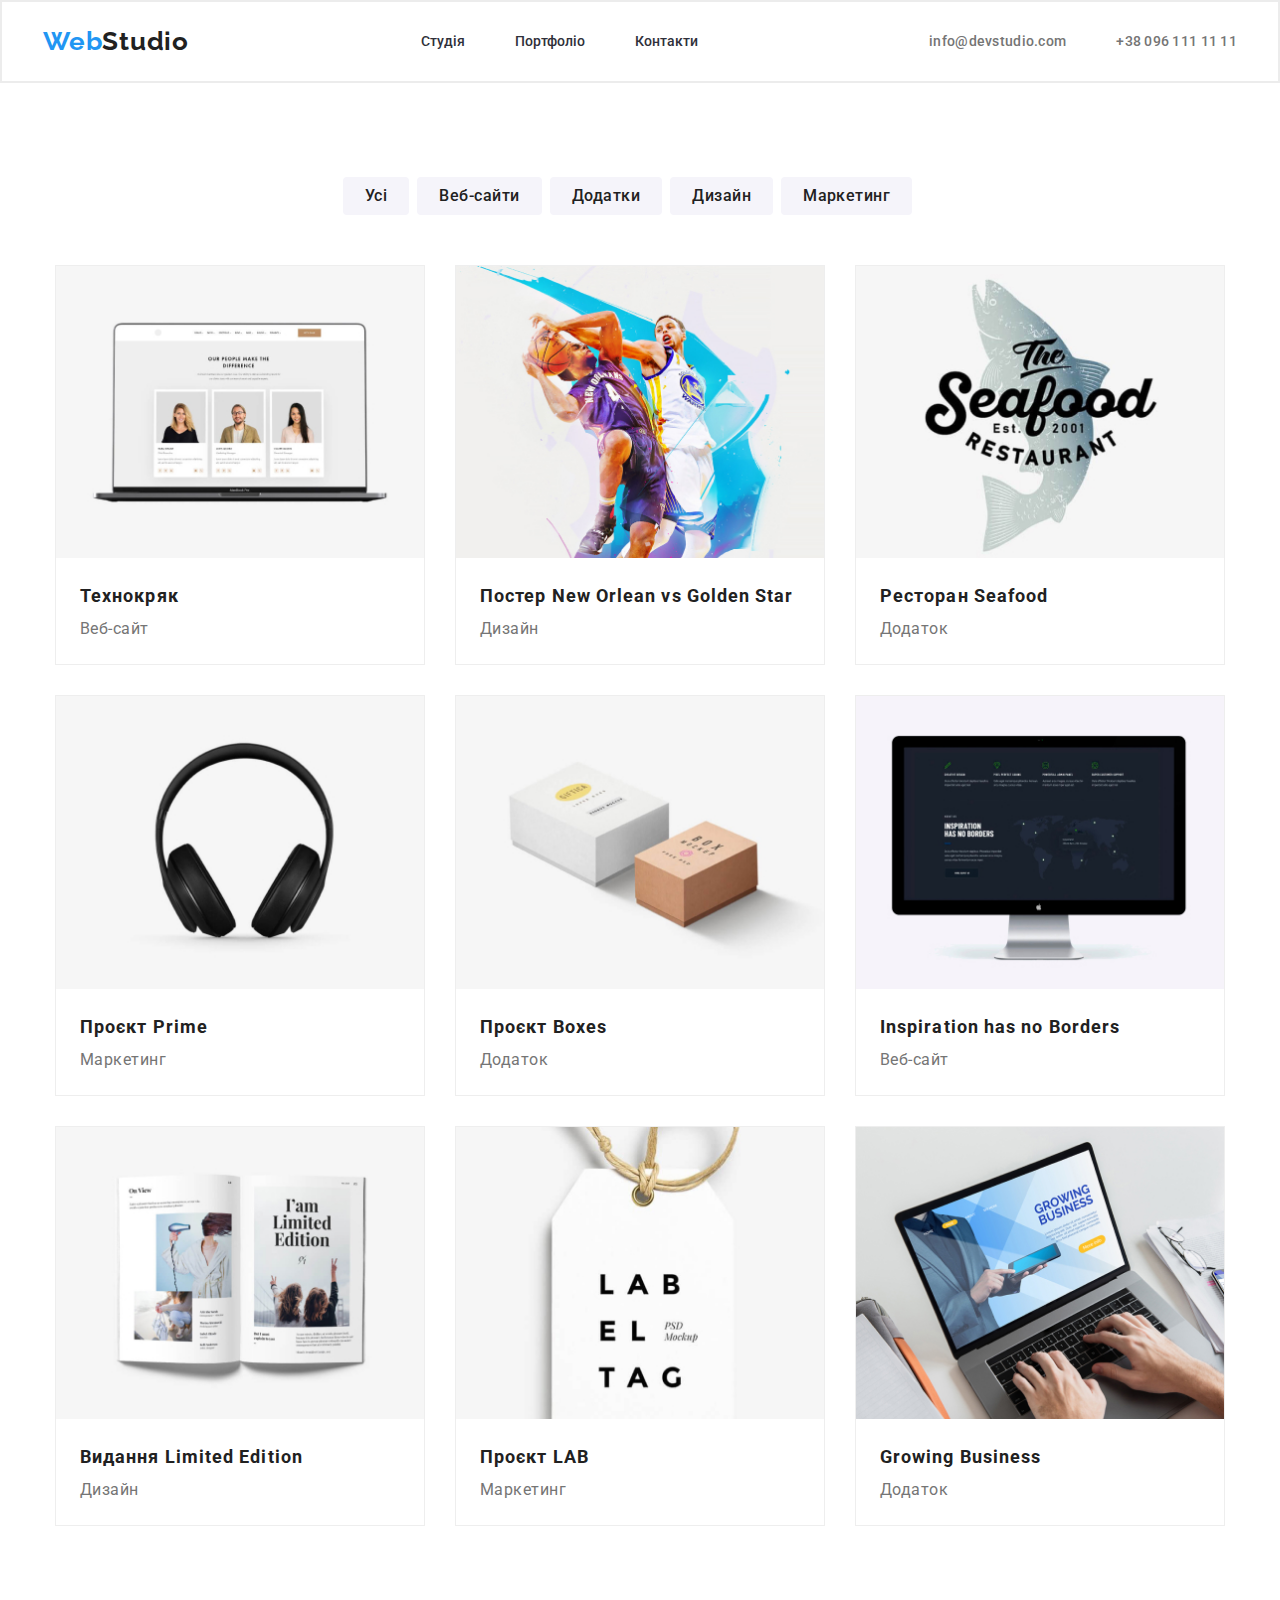
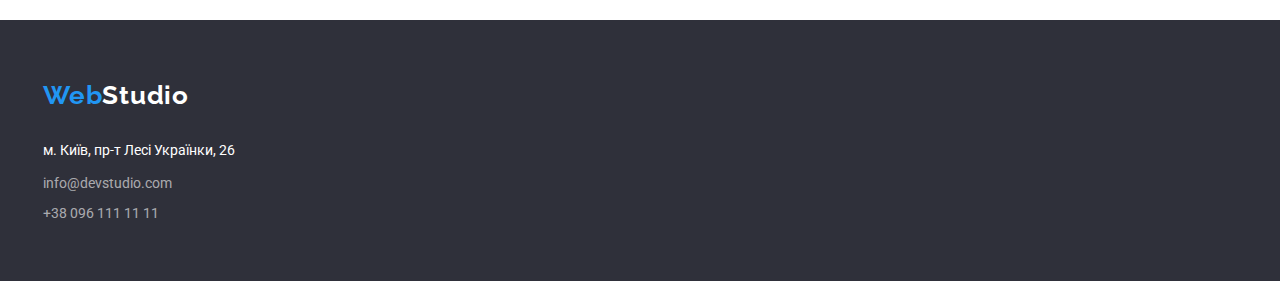
<file: portfolio.html>
<!DOCTYPE html>
<html lang="en">
  <head>
    <meta charset="UTF-8" />
    <meta name="viewport" content="width=device-width, initial-scale=1.0" />
    <title>Portfolio</title>
    <link
      rel="stylesheet"
      href="https://cdnjs.cloudflare.com/ajax/libs/modern-normalize/2.0.0/modern-normalize.min.css"
    />
    <link rel="preconnect" href="https://fonts.googleapis.com" />
    <link rel="preconnect" href="https://fonts.gstatic.com" crossorigin />
    <link
      href="https://fonts.googleapis.com/css2?family=Raleway:wght@700&family=Roboto:wght@400;500;700;900&display=swap"
      rel="stylesheet"
    />
    <link rel="stylesheet" href="./css/Reset.css" />
    <link rel="stylesheet" href="./css/container.css" />
    <link rel="stylesheet" href="./css/style.css" />
  </head>
  <body>
    <!-- header -->

    <!-- header -->

    <header>
      <div class="container header-box" >
        <a href="./index.html"
          class="header-links"><span id="web">Web</span><span id="studio">Studio</span></a
        >
        <ul class="header-list">
          <li class="header-item">
            <a href="./index.html" class="header-link">Студія</a>
          </li>
          <li class="header-item">
            <a href="./portfolio.html" class="header-link">Портфоліо</a>
          </li>
          <li class="header-item">
            <a href="" class="header-link">Контакти</a>
          </li>
        </ul>
        <ul class="header-lists">
          <li class="header-items">
            <a href="mailto:info@devstudio.com" id="header-tel"
              >info@devstudio.com</a
            >
          </li>
          <li class="header-items">
            <a href="tel:+380961111111" id="header-tel">+38 096 111 11 11</a>
          </li>
        </ul>
      </div>
    </header>

    <!-- navigation -->

    <section class="navigation">
      <div class="container">
        <ul class="navigation-list">
          <li class="navigation-item">
            <button class="naviganion-button">Усі</button>
          </li>
          <li class="navigation-item">
            <button class="naviganion-button">Веб-сайти</button>
          </li>
          <li class="navigation-item">
            <button class="naviganion-button">Додатки</button>
          </li>
          <li class="navigation-item">
            <button class="naviganion-button">Дизайн</button>
          </li>
          <li class="navigation-item">
            <button class="naviganion-button">Маркетинг</button>
          </li>
        </ul>
      </div>
    </section>

    <!-- presentation -->

    <section class="presentation">
      <div class="container">
        <ul class="presentation-list">
          <li class="presentation-item">
            <img src="./img/Portfolio/foto1.jpg" alt="foto1" />
            <h3 class="presentation-text">Технокряк</h3>
            <p class="presentation-description">Веб-сайт</p>
          </li>
          <li class="presentation-item">
            <img src="./img/Portfolio/foto2.jpg" alt="foto2" />
            <h3 class="presentation-text">Постер New Orlean vs Golden Star</h3>
            <p class="presentation-description">Дизайн</p>
          </li>
          <li class="presentation-item">
            <img src="./img/Portfolio/foto3.jpg" alt="foto3" />
            <h3 class="presentation-text">Ресторан Seafood</h3>
            <p class="presentation-description">Додаток</p>
          </li>
          <li class="presentation-item">
            <img src="./img/Portfolio/foto4.jpg" alt="foto4" />
            <h3 class="presentation-text">Проєкт Prime</h3>
            <p class="presentation-description">Маркетинг</p>
          </li>
          <li class="presentation-item">
            <img src="./img/Portfolio/foto5.jpg" alt="foto5" />
            <h3 class="presentation-text">Проєкт Boxes</h3>
            <p class="presentation-description">Додаток</p>
          </li>
          <li class="presentation-item">
            <img src="./img/Portfolio/foto6.jpg" alt="foto6" />
            <h3 class="presentation-text">Inspiration has no Borders</h3>
            <p class="presentation-description">Веб-сайт</p>
          </li>
          <li class="presentation-item">
            <img src="./img/Portfolio/foto7.jpg" alt="foto7" />
            <h3 class="presentation-text">Видання Limited Edition</h3>
            <p class="presentation-description">Дизайн</p>
          </li>
          <li class="presentation-item">
            <img src="./img/Portfolio/foto8.jpg" alt="foto8" />
            <h3 class="presentation-text">Проєкт LAB</h3>
            <p class="presentation-description">Маркетинг</p>
          </li>
          <li class="presentation-item">
            <img src="./img/Portfolio/foto9.jpg" alt="foto9" />
            <h3 class="presentation-text">Growing Business</h3>
            <p class="presentation-description">Додаток</p>
          </li>
        </ul>
      </div>
    </section>

    <!-- footer -->

    <footer class="foot">
      <div class="container  box-container">
        <h2 class="foot-text">
          <span id="web">Web</span><span id="studiow">Studio</span>
        </h2>

        <address class="adres">м. Київ, пр-т Лесі Українки, 26</address>
        <a href="mailto:info@devstudio.com" class="mailto"
          >info@devstudio.com</a
        >
        <a href="tel:+380961111111" class="tel">+38 096 111 11 11</a>
      </div>
    </footer>
  </body>
</html>
</file>
<file: css/container.css>
.container {
    width: 1200px;
    margin-left: auto;
    margin-right: auto;
    /* або */
    /* margin: 0 auto; */
    padding-left: 3px;
    padding-right: 3px;
}
</file>
<file: css/style.css>
body {
    font-family: Roboto;
    font-size: 14px;
    
}

ul {
    list-style: none;
  }
  a {
    text-decoration: none;
  }

:root {
    --bg-color: blue;
    --text-color:  #757575;
    --bg-color: #2F303A;
    --tex-color:#2196F3;
    --adress-color:#fff;
    --phone-color: rgba(255, 255, 255, 0.60);
    --bge-color: #F5F4FA;
}



.text-one {
    color: var(--tex-color);
    font-size: 16px;
}

.presentation-description {
    color: #757575;
    font-size: 16px;
    font-weight: 400;
    line-height: 187.5%; 
    letter-spacing: 0.48px;

}

header {
    /* margin-bottom: 32px; */
    padding-bottom: 25px;
    padding-top: 24px;
}

.header-link {
    color: var(--bg-color);
    font-size: 14px;
    font-weight: 500;
    line-height: normal;
}

.header-link:hover {
     color: #2196F3;
}

.foot {
    background-color: var(--bg-color);
    padding-top: 60px;
    padding-bottom: 60px;
}

.adres {
    color: var(--adress-color);
    font-size: 14px;
    font-weight: 400;
    line-height: 1.714;
    font-style: normal;
}



.information {
    background-color: var(--bg-color);
    font-size: 44px;
    padding-top: 200px;
    padding-bottom: 200px;
}
.information-title {
    color: var(--adress-color);
    text-align: center;
    font-size: 44px;
    font-weight: 900;
    line-height: 136.364%;
    letter-spacing: 2.64px;
    text-transform: uppercase;
    padding-bottom: 30;
    margin: 0 auto;
    width: 696px;
    margin-bottom: 30px;
}
.box-container {
    display: flex;
    flex-direction: column;
    gap: 9px;
}

.employees {
    padding-top: 94px;
    padding-bottom: 94px;
}

header {
   padding-top: 24px;
   border: #ECECEC solid 2px;
}

.header-box {
    display: flex;
    align-items: center;
    /* outline: red solid; */
    justify-content: space-between; 
}
.header-list {
    gap: 50px;
    display: flex;
    align-items: center;
    /* outline: red solid; */
   
}

.header-lists {
    gap: 50px;
    display: flex;
}

.header-links {
    text-align: center;
}
.info {
    padding-top: 94px;
    padding-bottom: 94px;
}



.lador {
    padding-bottom: 94px;
    padding-top: 0px;
}



.employees-description {
    color: #757575;
    text-align: center;
    font-size: 16px;
    font-weight: 400;
    line-height: 118.75%;
    letter-spacing: 0.48px;
}

.button {
    border-radius: 4px;
    background: #2196F3;
    box-shadow: 0px 4px 4px 0px rgba(0, 0, 0, 0.15);
    font-size: 16px;
    font-weight: 700;
    line-height:  187.5%;
    letter-spacing: 0.96px;
    color: var(--adress-color);
    font-size: 16px;
    margin-left: 492px;
    padding-left: 32px;
    padding-top: 10px;
    padding-bottom: 10px;
    padding-right: 32px;
}

.mailto {
    color: var(--phone-color);
    font-size: 14px;
    font-weight: 400;
    line-height: 171.4%;
}

.tel {
    color: var(--phone-color);
}

.navigation-text {
    background-color: var(--bge-color);
    font-size: 16px;
}

/* .info-box {

    width: 270px;
    height: 120px;
    flex-shrink: 0;
    background-position: top;
} */

.info-item::before {
    background-repeat: no-repeat;
    content: '';
    background-image: url(../img/antenna\ 1.png);
    background-position: center;
    display: block;
    width: 270px;
    height: 120px;
    margin-bottom: 30px;
}   

.info-item2::before {
    content: '';
    width: 270px;
    height: 120px;
    background-repeat: no-repeat;
    background-image: url(../img/clock\ 1.png);
    background-position: center;
    display: block;
    margin-bottom: 30px;
}

.info-item3::before {
    content: '';
    width: 270px;
    height: 120px;
    background-repeat: no-repeat;;
    display: block;
    background-image: url(../img/diagram\ 1.png);
    margin-bottom: 30px;
    background-position: center;
}

.info-item4::before {
    content: '';
    width: 270px;
    height: 120px;
    background-repeat: no-repeat;;
    display: block;
    background-image: url(../img/astronaut\ 1.png);
    background-position: center;
    margin-bottom: 30px;
}

.info-list {
    display: flex;
    gap: 30px;
    justify-content: center;
}



.info-text {
    color: #212121;
    font-size: 14px;
    font-weight: 700;
    line-height: normal;
    letter-spacing: 0.42px;
    text-transform: uppercase;
    margin-bottom: 12px;
}

.info-text2 {
    color: #212121;
    font-size: 14px;
    font-weight: 700;
    line-height: normal;
    letter-spacing: 0.42px;
    text-transform: uppercase;
    margin-bottom: 12px;
}

.info-text3 {
    color: #212121;
    font-size: 14px;
    font-weight: 700;
    line-height: normal;
    letter-spacing: 0.42px;
    text-transform: uppercase;
    margin-bottom: 12px;
}

.info-text4 {
    color: #212121;
    font-size: 14px;
    font-weight: 700;
    line-height: normal;
    letter-spacing: 0.42px;
    text-transform: uppercase;
    margin-bottom: 12px;
}

.info-description {
    color: #757575;
    font-size: 14px;
    font-weight: 400;
    line-height:  171.429%;
    letter-spacing: 0.42px;
}

.labor-title {
    color: #212121;
    text-align: center;
    font-size: 36px;
    font-weight: 700;
    line-height: normal;
    letter-spacing: 1.08px;
    margin-bottom: 50px;
}

.labor-list {
    display: flex;
    gap: 30px;
    
}

 
.employees-text {
    color: #212121;
    text-align: center;

    font-size: 16px;
    font-weight: 500;
    line-height: normal;
    letter-spacing: 0.48px;
    padding-top: 30px;
}

.employees-description {
    padding-top: 10px;
}

.employees-title {
    color: #212121;
    text-align: center;
    font-size: 36px;
    font-weight: 700;
    line-height: normal;
    letter-spacing: 1.08px;
    margin-bottom: 50px;
    
}

.employees-item {
    background-color: #FFF;
    width: 270px;
    height: 368px;
}

.employees-img {
    width: 270px;
}


.employees {
    background: #F5F4FA;
}


.employees-list {
    display: flex;
    gap: 30px;
    
}

.presentation-text {
    color: #212121;
    font-size: 18px;
    font-weight: 700;
    line-height:  200%;
    letter-spacing: 1.08px;
    padding-left: 24px;
    padding-top: 20px;
}

.presentation-description {
    padding-left: 24px;
    padding-bottom: 20px;
}

.presentation {
    padding-bottom: 94px;
}

.presentation-list {
    display: flex;
    gap: 30px;
    flex-wrap: wrap;
    justify-content: center;
}

.presentation-item {
    border: 1px solid #EEE;
    max-width: 370px;
    flex-basis: calc(100% - (30px * 2) / 3);
}

.naviganion-button {
    color: #212121;
    text-align: center;
    padding-top: 6px;
    padding-bottom: 6px;
    padding-left: 22px;
    padding-right: 22px;
    font-size: 16px;
    font-weight: 500;
    line-height: 162.5%;
    letter-spacing: 0.48px;
    border-radius: 4px;
    background: #F5F4FA;
}

.naviganion-button:hover {
    background-color: #2196F3;
    color: var(--adress-color);
}

.navigation-list {
   display: flex;
   gap: 8px;
   padding-left: 300px;
   height: 38px;
   flex-shrink: 0;
}
   

.navigation {
    padding-top: 94px;
    padding-bottom: 50px;
}



#web {
    color: #2196F3;
    font-family: Raleway;
    font-size: 26px;
    font-weight: 700;
    line-height: normal;
    letter-spacing: 0.78px;
}

#studio {
    color: #212121;
    font-family: Raleway;
    font-size: 26px;
    font-weight: 700;
    line-height: normal;
    letter-spacing: 0.78px;
}

#studiow {
    color: #FFF;
    font-family: Raleway;
    font-size: 26px;
    font-weight: 700;
    line-height: normal;
    letter-spacing: 0.78px;
}

#header-tel {
    color: #757575;
    font-size: 14px;
    font-weight: 500;
    line-height: normal;
    letter-spacing: 0.28px;
}

#header-tel:hover {
    color: #2196F3;
}

.foot-text {
    margin-bottom: 20px;
}
</file>
